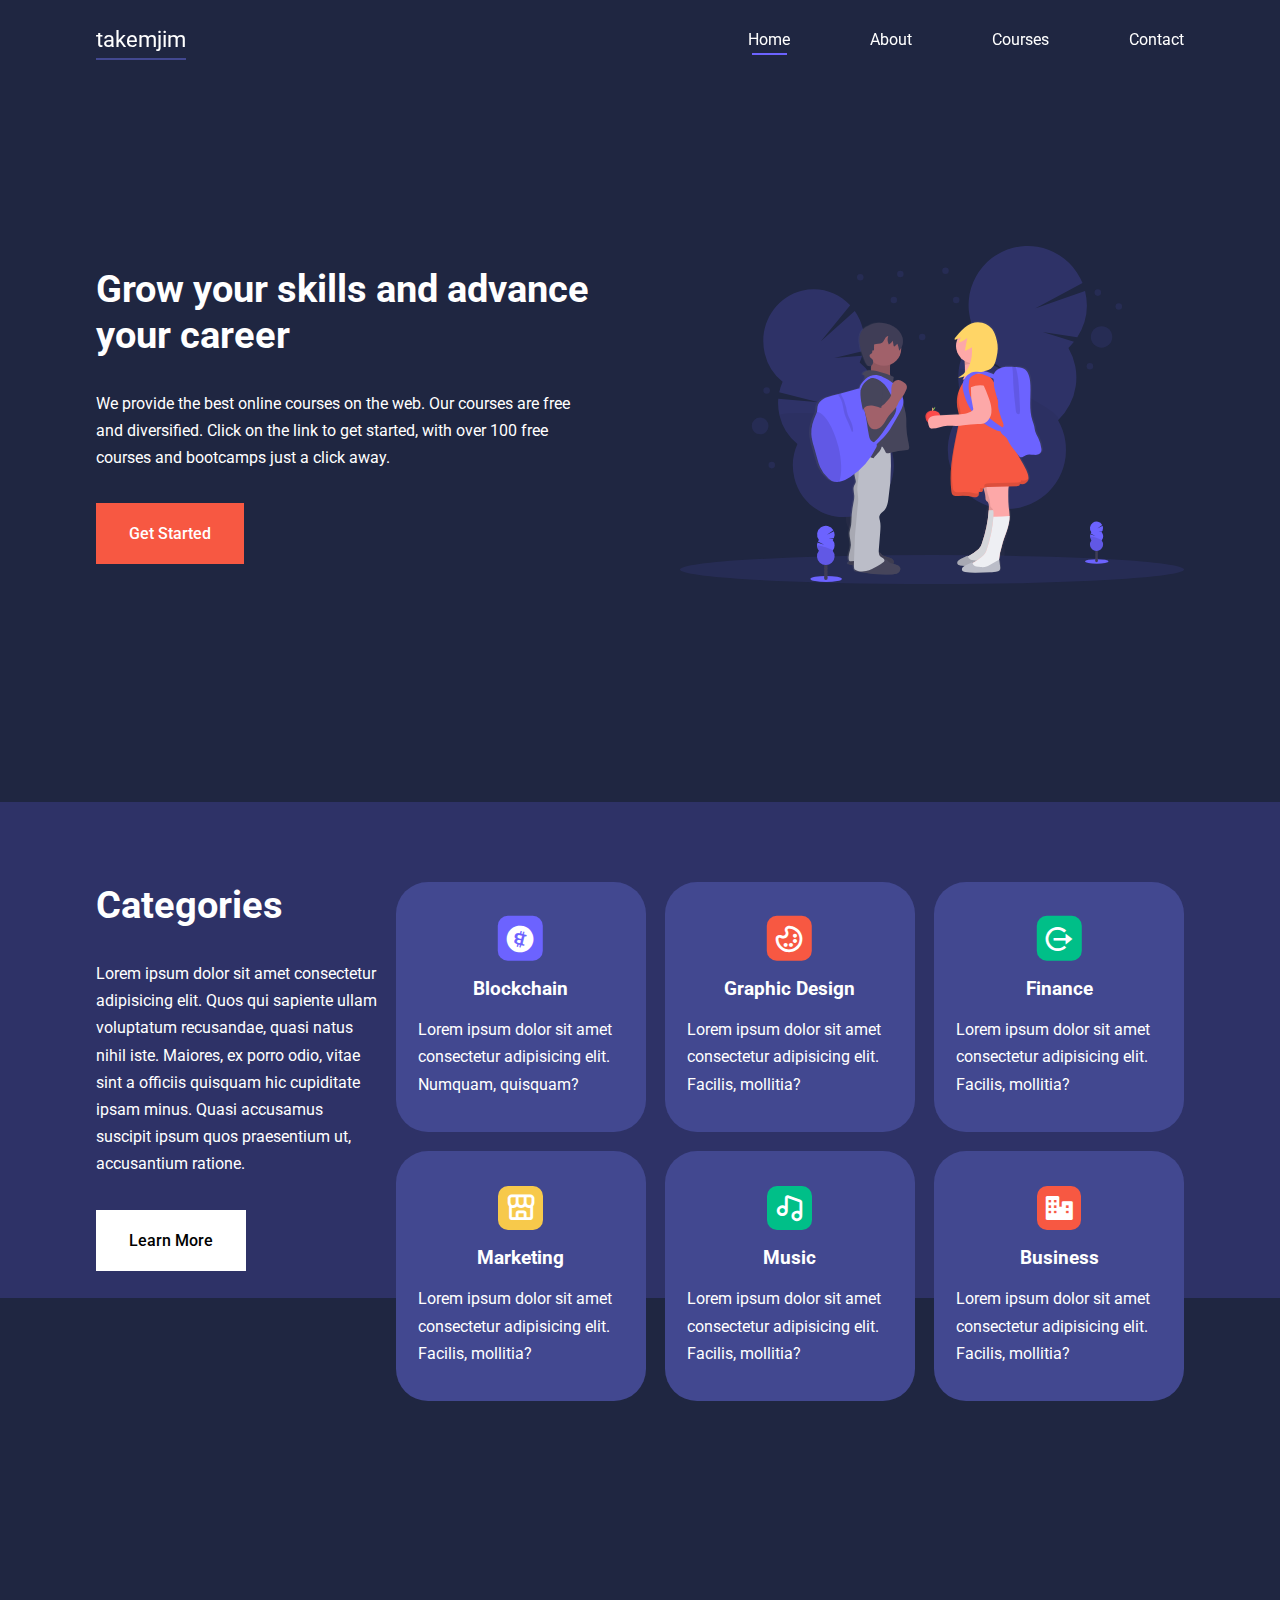
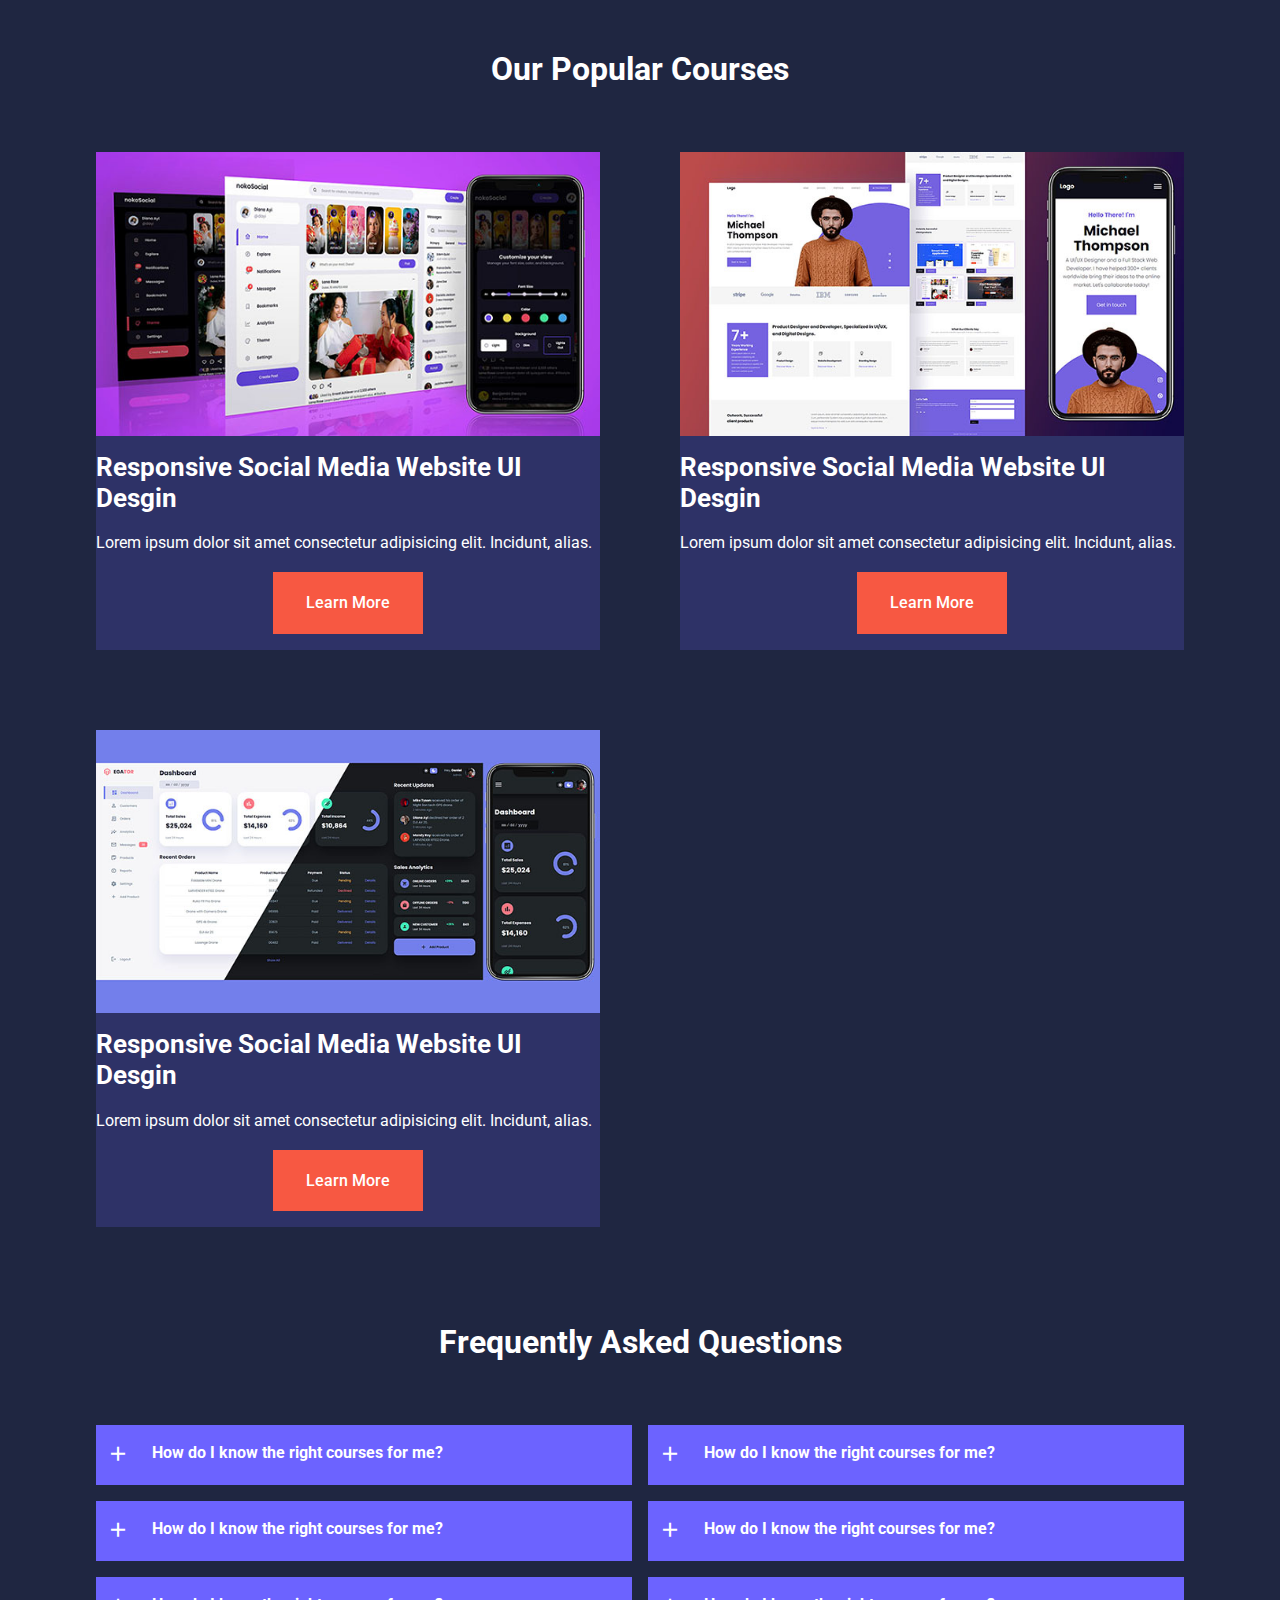
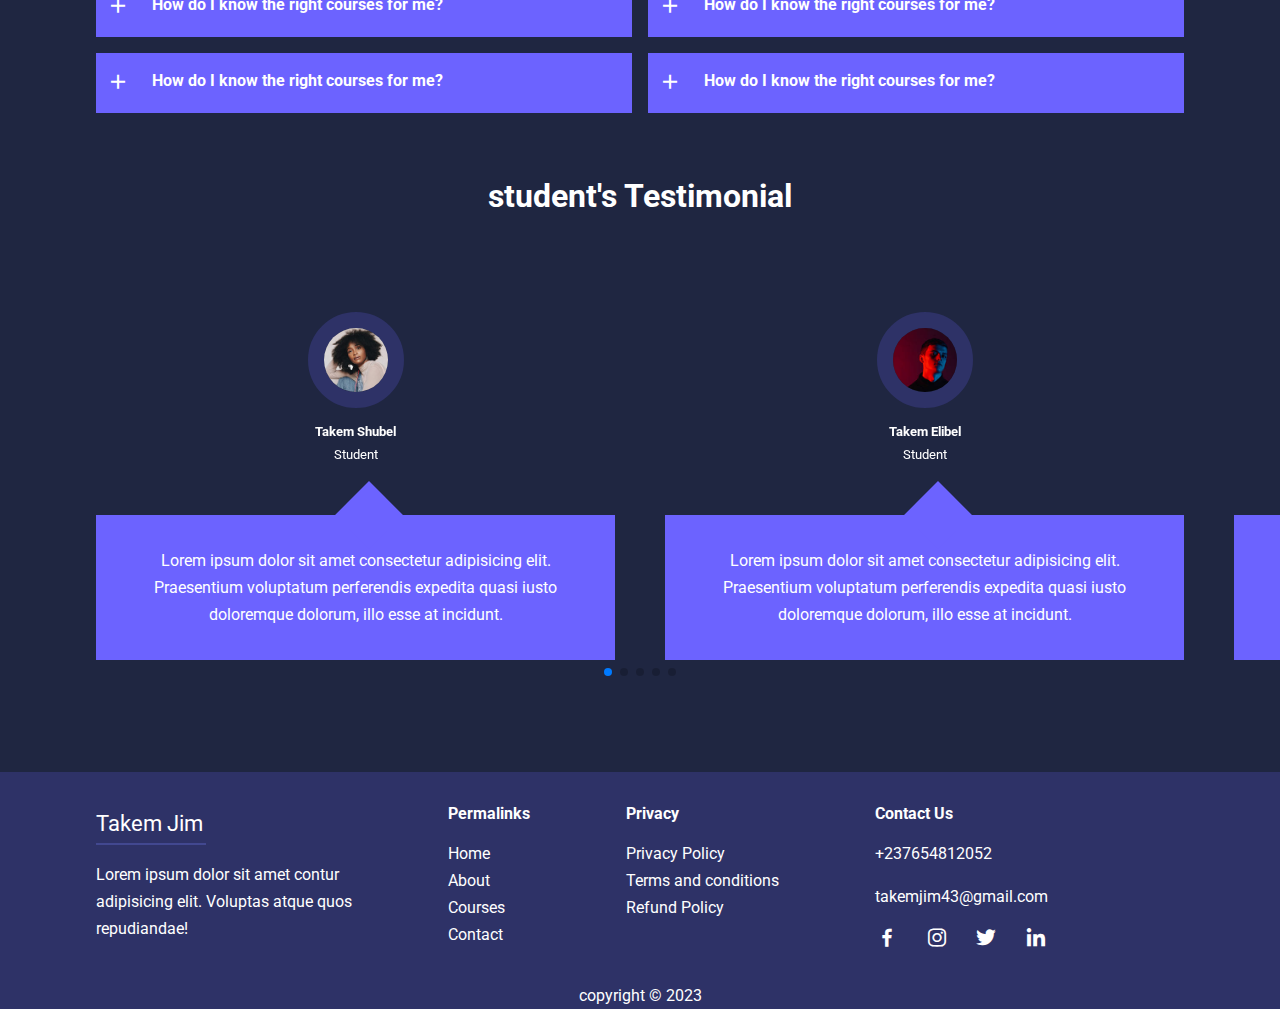
<file: index.html>
<!DOCTYPE html>
<html lang="en">
<head>
    <meta charset="UTF-8">
    <meta name="viewport" content="width=device-width, initial-scale=1.0">
    <title>Hello</title>
    <!-- css link -->
    <link rel="stylesheet" href="style.css">
    <!-- boxicons -->
    <link rel="stylesheet"
  href="https://unpkg.com/boxicons@latest/css/boxicons.min.css">
  <!-- google fonts -->
  <link rel="preconnect" href="https://fonts.googleapis.com">
<link rel="preconnect" href="https://fonts.gstatic.com" crossorigin>
<link href="https://fonts.googleapis.com/css2?family=Roboto:wght@300;400;500;700;900&display=swap" rel="stylesheet">
<!-- swiper js link -->
<link
  rel="stylesheet"
  href="https://cdn.jsdelivr.net/npm/swiper@10/swiper-bundle.min.css"
/>
</head>
<body>
    <!-- header starts -->
    <header class="container header__container">
        <a href="index.html" class="logo">takemjim</a>
        <nav class="nav">
            <ul>
                <li class="active"><a href="index.html">Home</a></li>
                <li><a href="about.html">About</a></li>
                <li><a href="courses.html">Courses</a></li>
                <li><a href="contact.html">Contact</a></li>
                <button class="close"><i class='bx bx-x'></i></button>
            </ul>
        </nav>
        <button class="nav_button"><i class='bx bx-menu'></i></button>
    </header>
    <!-- section 1 -->
    <section class="container section-1">
        <div class="even_container">
            <div class="even_columns">
                <h1>Grow your skills and advance your career</h1>
                <p>We provide the best online courses on the web. Our courses are free and diversified. Click on the link to get started, with over 100 free courses and bootcamps just a click away.</p>
                <a href="courses.html" class="btn btn-primary">Get Started</a>
            </div>
            <div class="even_columns"><img src="./images/header.svg" alt=""></div>
        </div>
    </section>
    <!-- categories section -->
    <section class="container section_2">
        <div class="even_container">
            <div class="even_columns column1">
                <h1>Categories</h1>
            <p>Lorem ipsum dolor sit amet consectetur adipisicing elit. Quos qui sapiente ullam voluptatum recusandae, quasi natus nihil iste. Maiores, ex porro odio, vitae sint a officiis quisquam hic cupiditate ipsam minus. Quasi accusamus suscipit ipsum quos praesentium ut, accusantium ratione.</p>
        <a href="#" class="btn">Learn More</a>
    </div>
            <div class="even_columns categories_grid">
<div>
    <i class='bx bxl-bitcoin bx-rotate-180'></i>
    <h2>Blockchain</h2>
    <p>Lorem ipsum dolor sit amet consectetur adipisicing elit. Numquam, quisquam?
    </p>
</div>
<div>
    <i class='bx bx-palette bx-rotate-180' ></i>
    <h2>Graphic Design</h2>
    <p>Lorem ipsum dolor sit amet consectetur adipisicing elit. Facilis, mollitia?</p>
</div>
<div>
    <i class='bx bx-log-out-circle bx-rotate-180' ></i>
    <h2>Finance</h2>
    <p>Lorem ipsum dolor sit amet consectetur adipisicing elit. Facilis, mollitia?</p>
</div>
<div>
    <i class='bx bx-store-alt' ></i>
    <h2>Marketing</h2>
    <p>Lorem ipsum dolor sit amet consectetur adipisicing elit. Facilis, mollitia?</p>
</div>
<div>
    <i class='bx bx-music' ></i>
    <h2>Music</h2>
    <p>Lorem ipsum dolor sit amet consectetur adipisicing elit. Facilis, mollitia?</p>
</div>
<div>
    <i class='bx bxs-business' ></i>
    <h2>Business</h2>
    <p>Lorem ipsum dolor sit amet consectetur adipisicing elit. Facilis, mollitia?</p>
</div>
            </div>
        </div>
    </section>
    <!-- section 3 -->
    <section class="container section-3">
        <h2>Our Popular Courses</h2>
        <div class="even_container">
            <div class="even-columns">
                <div><img src="./images/course1.jpg" alt=""></div>
                <h3>Responsive Social Media Website UI Desgin</h3>
                <p>Lorem ipsum dolor sit amet consectetur adipisicing elit. Incidunt, alias.</p>
                <a href="courses.html" class="btn btn-primary">Learn More</a>
            </div>
            <div class="even-columns">
                <div><img src="./images/course2.jpg" alt=""></div>
                <h3>Responsive Social Media Website UI Desgin</h3>
                <p>Lorem ipsum dolor sit amet consectetur adipisicing elit. Incidunt, alias.</p>
                <a href="courses.html" class="btn btn-primary">Learn More</a>
            </div>
            <div class="even-columns">
                <div><img src="./images/course3.jpg" alt=""></div>
                <h3>Responsive Social Media Website UI Desgin</h3>
                <p>Lorem ipsum dolor sit amet consectetur adipisicing elit. Incidunt, alias.</p>
                <a href="courses.html" class="btn btn-primary">Learn More</a>
            </div>
        </div>
    </section>

    <!-- section 4 -->
    <section class="faqs container">
        <h2>Frequently Asked Questions</h2>
        <div class="faqs__container">
            <article class="faq">
                <div class="faq__icon"><i class='bx bx-plus bx-rotate-180' ></i></div>
                <div class="question__answer"><h4>How do I know the right courses for me?</h4><p>Lorem ipsum dolor sit amet consectetur adipisicing elit. Ipsa provident sint molestias iste reprehenderit veniam, velit autem impedit mollitia ullam. Molestias veniam dignissimos delectus consequuntur iste possimus, velit qui accusamus.</p></div>
            </article>
            <article class="faq">
                <div class="faq__icon"><i class='bx bx-plus bx-rotate-180' ></i></div>
                <div class="question__answer"><h4>How do I know the right courses for me?</h4><p>Lorem ipsum dolor sit amet consectetur adipisicing elit. Ipsa provident sint molestias iste reprehenderit veniam, velit autem impedit mollitia ullam. Molestias veniam dignissimos delectus consequuntur iste possimus, velit qui accusamus.</p></div>
            </article>
            <article class="faq">
                <div class="faq__icon"><i class='bx bx-plus bx-rotate-180' ></i></div>
                <div class="question__answer"><h4>How do I know the right courses for me?</h4><p>Lorem ipsum dolor sit amet consectetur adipisicing elit. Ipsa provident sint molestias iste reprehenderit veniam, velit autem impedit mollitia ullam. Molestias veniam dignissimos delectus consequuntur iste possimus, velit qui accusamus.</p></div>
            </article>
            <article class="faq">
                <div class="faq__icon"><i class='bx bx-plus bx-rotate-180' ></i></div>
                <div class="question__answer"><h4>How do I know the right courses for me?</h4><p>Lorem ipsum dolor sit amet consectetur adipisicing elit. Ipsa provident sint molestias iste reprehenderit veniam, velit autem impedit mollitia ullam. Molestias veniam dignissimos delectus consequuntur iste possimus, velit qui accusamus.</p></div>
            </article>
            <article class="faq">
                <div class="faq__icon"><i class='bx bx-plus bx-rotate-180' ></i></div>
                <div class="question__answer"><h4>How do I know the right courses for me?</h4><p>Lorem ipsum dolor sit amet consectetur adipisicing elit. Ipsa provident sint molestias iste reprehenderit veniam, velit autem impedit mollitia ullam. Molestias veniam dignissimos delectus consequuntur iste possimus, velit qui accusamus.</p></div>
            </article>
            <article class="faq">
                <div class="faq__icon"><i class='bx bx-plus bx-rotate-180' ></i></div>
                <div class="question__answer"><h4>How do I know the right courses for me?</h4><p>Lorem ipsum dolor sit amet consectetur adipisicing elit. Ipsa provident sint molestias iste reprehenderit veniam, velit autem impedit mollitia ullam. Molestias veniam dignissimos delectus consequuntur iste possimus, velit qui accusamus.</p></div>
            </article>
            <article class="faq">
                <div class="faq__icon"><i class='bx bx-plus bx-rotate-180' ></i></div>
                <div class="question__answer"><h4>How do I know the right courses for me?</h4><p>Lorem ipsum dolor sit amet consectetur adipisicing elit. Ipsa provident sint molestias iste reprehenderit veniam, velit autem impedit mollitia ullam. Molestias veniam dignissimos delectus consequuntur iste possimus, velit qui accusamus.</p></div>
            </article>
            <article class="faq">
                <div class="faq__icon"><i class='bx bx-plus bx-rotate-180' ></i></div>
                <div class="question__answer"><h4>How do I know the right courses for me?</h4><p>Lorem ipsum dolor sit amet consectetur adipisicing elit. Ipsa provident sint molestias iste reprehenderit veniam, velit autem impedit mollitia ullam. Molestias veniam dignissimos delectus consequuntur iste possimus, velit qui accusamus.</p></div>
            </article>
        </div>
    </section>

    <!-- section testimonial -->
<section class="container testimonials__container mySwiper">
    <h2>student's Testimonial</h2>
    <div class="swiper-wrapper">
        <article class="testimonial swiper-slide">
        <div class="avatar">
            <img src="./images/avatar1.jpg" alt="">
        </div>
            <div class="testimonial__info">
                <h5>Takem Shubel</h5>
                <small>Student</small>
            </div>
            <div class="testimonial__body">
                <p>Lorem ipsum dolor sit amet consectetur adipisicing elit. Praesentium voluptatum perferendis expedita quasi iusto doloremque dolorum, illo esse at incidunt.</p>
            </div>
        </article>
        <article class="testimonial swiper-slide">
            <div class="avatar">
                <img src="./images/avatar2.jpg" alt=""></div>
                <div class="testimonial__info">
                    <h5>Takem Elibel</h5>
                    <small>Student</small>
                </div><div class="testimonial__body"><p>Lorem ipsum dolor sit amet consectetur adipisicing elit. Praesentium voluptatum perferendis expedita quasi iusto doloremque dolorum, illo esse at incidunt.</p></div>
            </article>
            <article class="testimonial swiper-slide">
                <div class="avatar">
                    <img src="./images/avatar3.jpg" alt=""></div>
                    <div class="testimonial__info">
                        <h5>Takem Jim</h5>
                        <small>Student</small>
                    </div><div class="testimonial__body"><p>Lorem ipsum dolor sit amet consectetur adipisicing elit. Praesentium voluptatum perferendis expedita quasi iusto doloremque dolorum, illo esse at incidunt.</p></div>
                </article>
                <article class="testimonial swiper-slide">
                    <div class="avatar">
                        <img src="./images/avatar4.jpg" alt=""></div>
                        <div class="testimonial__info">
                            <h5>Takem Majabel</h5>
                            <small>Student</small>
                        </div><div class="testimonial__body"><p>Lorem ipsum dolor sit amet consectetur adipisicing elit. Praesentium voluptatum perferendis expedita quasi iusto doloremque dolorum, illo esse at incidunt.</p></div>
                    </article>
                    <article class="testimonial swiper-slide">
                        <div class="avatar">
                            <img src="./images/avatar5.jpg" alt=""></div>
                            <div class="testimonial__info">
                                <h5>Takem Fidel</h5>
                                <small>Student</small>
                            </div><div class="testimonial__body"><p>Lorem ipsum dolor sit amet consectetur adipisicing elit. Praesentium voluptatum perferendis expedita quasi iusto doloremque dolorum, illo esse at incidunt.</p></div>
                        </article>
                        <article class="testimonial swiper-slide">
                            <div class="avatar">
                                <img src="./images/avatar6.jpg" alt=""></div>
                                <div class="testimonial__info">
                                    <h5>Takem Martha</h5>
                                    <small>Student</small>
                                </div><div class="testimonial__body"><p>Lorem ipsum dolor sit amet consectetur adipisicing elit. Praesentium voluptatum perferendis expedita quasi iusto doloremque dolorum, illo esse at incidunt.</p></div>
                            </article>
    </div>    <div class="swiper-pagination"></div>
</section>

<!-- footer -->
<footer class="container">
<div><a href="index.html" class="logo">Takem Jim</a>
<p>Lorem ipsum dolor sit amet contur <br> adipisicing elit. Voluptas atque quos <br> repudiandae!</p></div>
<div><h4>Permalinks</h4>
<nav>
    <ul>
        <li><a href="index.html">Home</a></li>
                <li><a href="about.html">About</a></li>
                <li><a href="courses.html">Courses</a></li>
                <li><a href="contact.html">Contact</a></li>
    </ul>
</nav>
</div>
<div><h4>Privacy</h4><ul>
    <li><a href="">Privacy Policy</a></li>
    <li><a href="">Terms and conditions</a></li>
    <li><a href="">Refund Policy</a></li>
</ul></div>

<div><h4>Contact Us</h4>
<p>+237654812052</p>
<p>takemjim43@gmail.com</p>
<div class="socials">
    <i class='bx bxl-facebook'></i>
    <i class='bx bxl-instagram' ></i>
    <i class='bx bxl-twitter' ></i>
    <i class='bx bxl-linkedin' ></i>
</div>
</div>
</footer>
<p class="copy">copyright &copy 2023</p>


    <!-- js link -->
    <script src="index.js"></script>
    <!-- swiper js -->
    <script src="https://cdn.jsdelivr.net/npm/swiper@10/swiper-bundle.min.js"></script>
    <script>
        var swiper = new Swiper(".mySwiper", {
          slidesPerView: 1,
          spaceBetween: 50,
          pagination: {
            el: ".swiper-pagination",
            clickable: true,
          },
        //   below 600px
        breakpoints: {
            600: {
            slidesPerView: 2
        }
        }
        });
      </script>
</body>
</html>
</file>
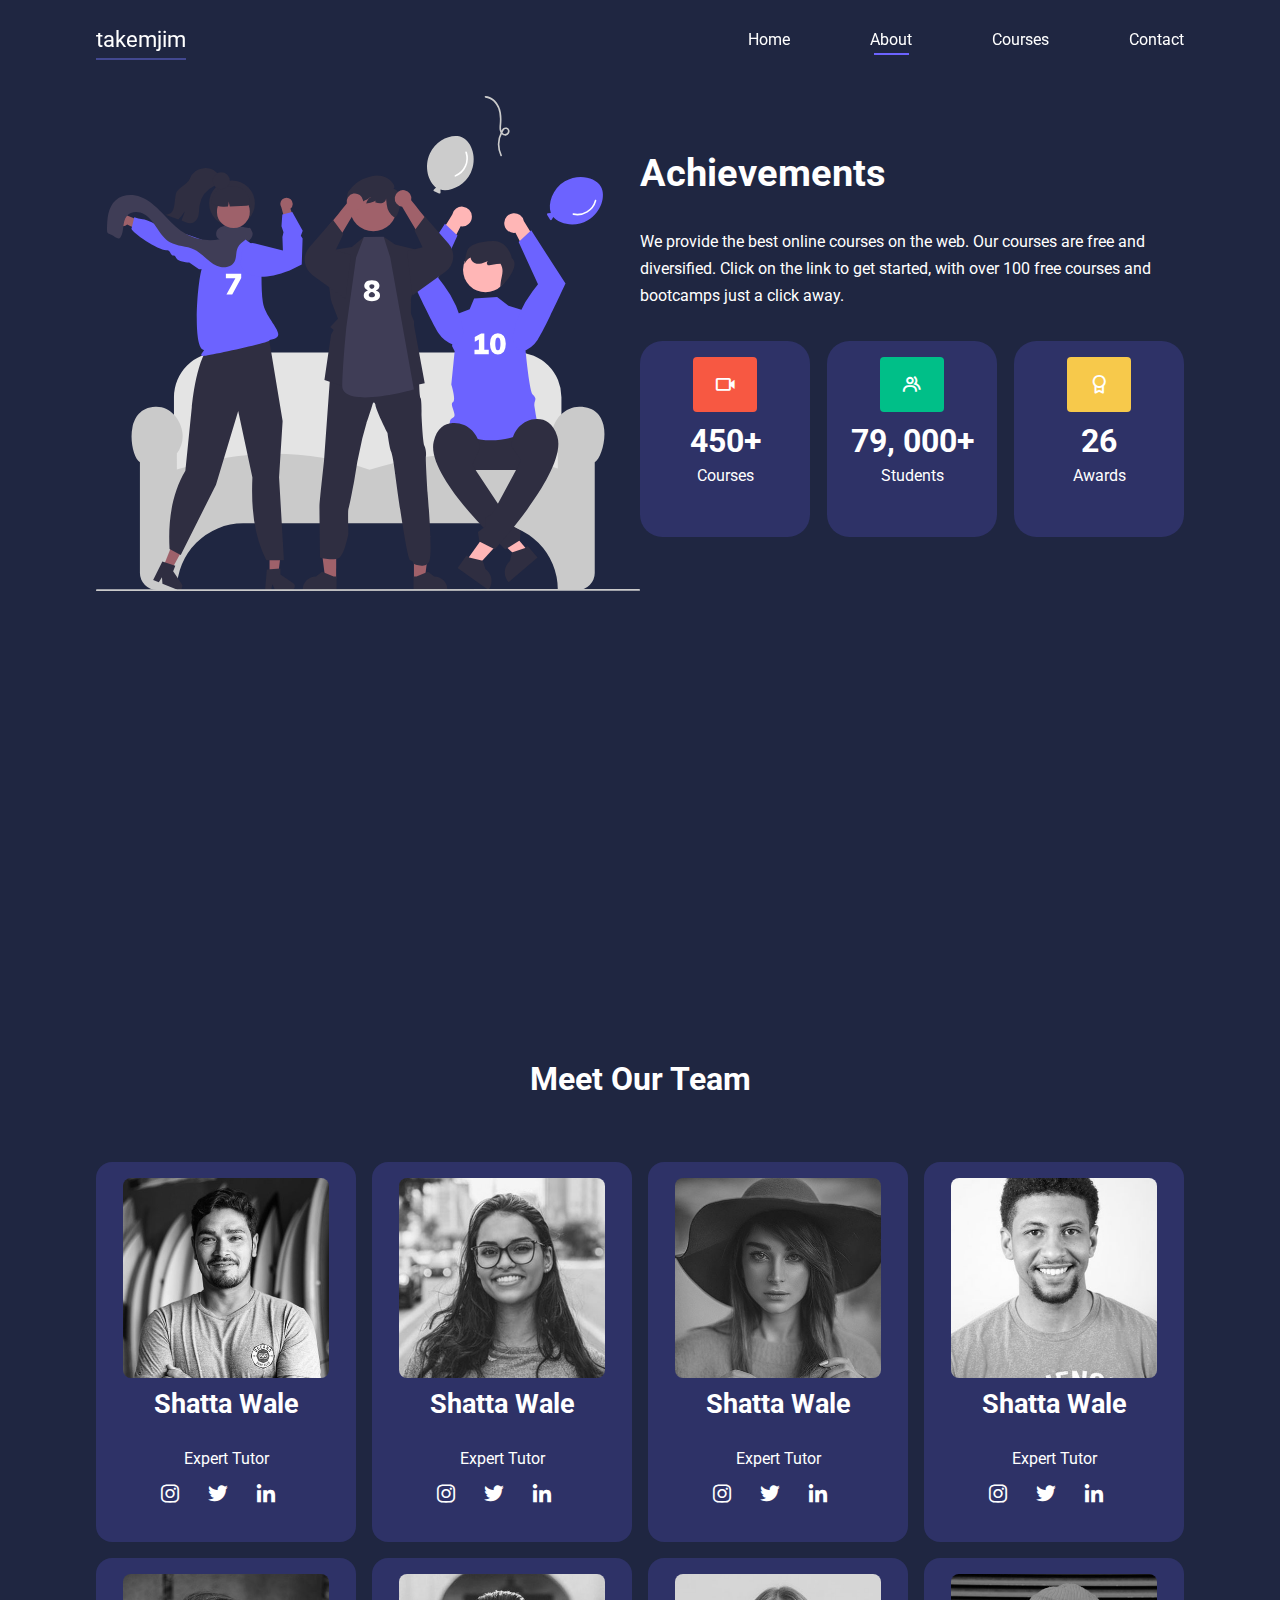
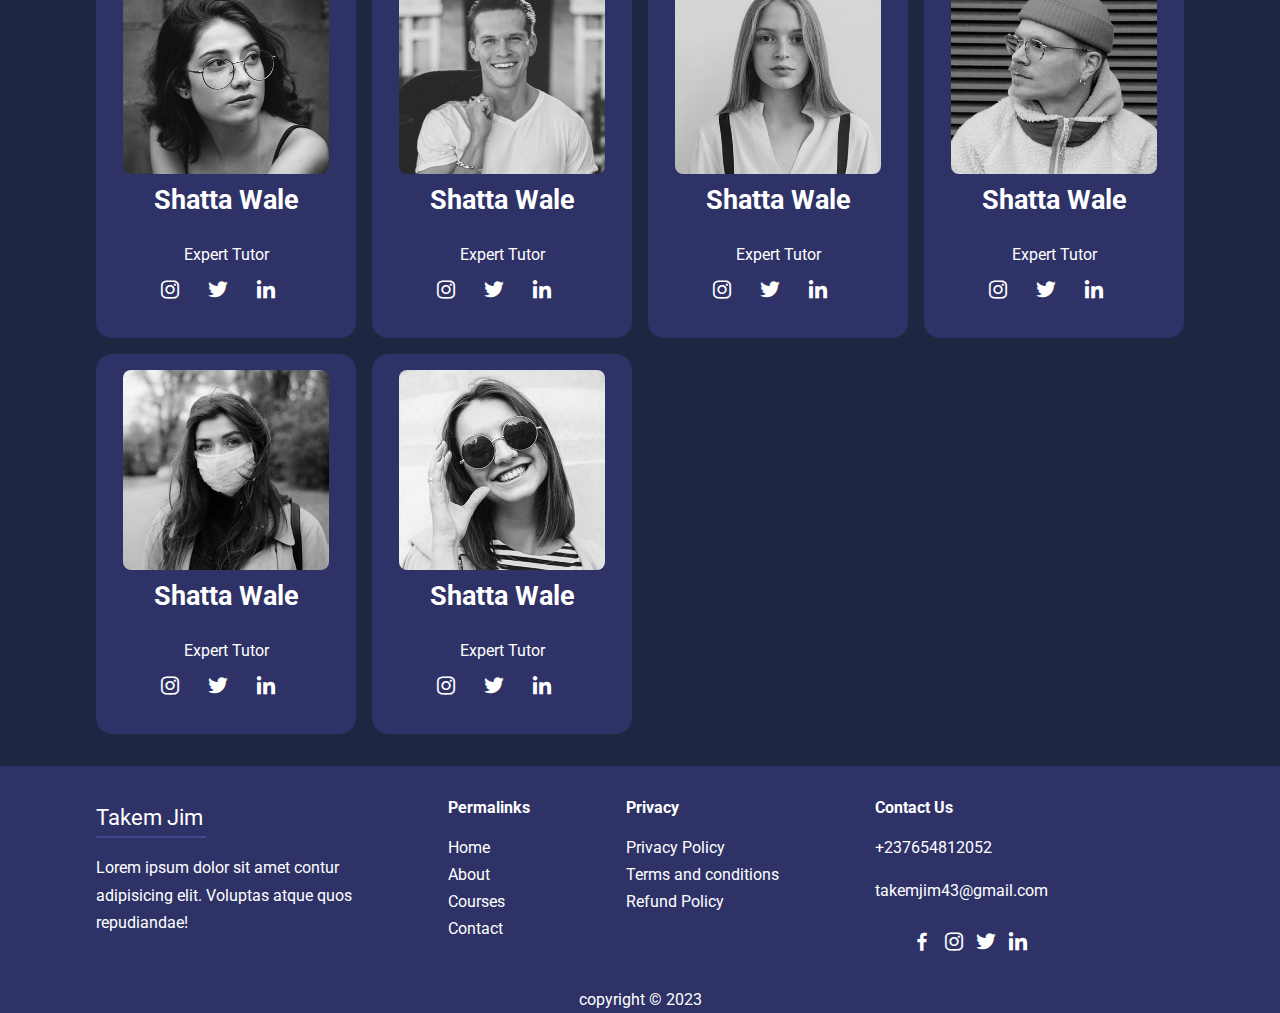
<file: about.html>
<!DOCTYPE html>
<html lang="en">
<head>
    <meta charset="UTF-8">
    <meta name="viewport" content="width=device-width, initial-scale=1.0">
    <title>Hello</title>
    <!-- css link -->
    <link rel="stylesheet" href="style.css">
    <!-- boxicons -->
    <link rel="stylesheet"
  href="https://unpkg.com/boxicons@latest/css/boxicons.min.css">
  <!-- google fonts -->
  <link rel="preconnect" href="https://fonts.googleapis.com">
<link rel="preconnect" href="https://fonts.gstatic.com" crossorigin>
<link href="https://fonts.googleapis.com/css2?family=Roboto:wght@300;400;500;700;900&display=swap" rel="stylesheet">
<!-- about css -->
<link rel="stylesheet" href="./css/about.css">
</head>
<body>
    <!-- header starts -->
    <header class="container header__container">
        <a href="index.html" class="logo">takemjim</a>
        <nav class="nav">
            <ul>
                <li><a href="index.html">Home</a></li>
                <li class="active"><a href="about.html">About</a></li>
                <li><a href="courses.html">Courses</a></li>
                <li><a href="contact.html">Contact</a></li>
                <button class="close"><i class='bx bx-x'></i></button>
            </ul>
        </nav>
        <button class="nav_button"><i class='bx bx-menu'></i></button>
    </header>
    <!-- section 1 -->
    <section class="container section-1-achievement">
        <div class="grid-1">
            <div class="grid-column"><img src="./images/about achievements.svg" alt=""></div>
            <div class="grid-column">
                <h1>Achievements</h1>
                <p>We provide the best online courses on the web. Our courses are free and diversified. Click on the link to get started, with over 100 free courses and bootcamps just a click away.</p>
<div class="achievement-columns">
    <div>
        <i class='bx bx-video'></i>
        <h2>450+</h2>
        <p>Courses</p>
    </div>
    <div>
        <i class='bx bx-group' ></i>
        <h2>79, 000+</h2>
        <p>Students</p>
    </div>
    <div>
        <i class='bx bx-award' ></i>
        <h2>26</h2>
        <p>Awards</p>
    </div>
</div>
            </div>
        </div>
    </section>

    <!-- section 2 teachers/tutors -->
    <section class="section-tutors container">
<h2>Meet Our Team</h2>
<div class="tutor-container">
    <div class="tutor-column">
    <div><img src="./images/tm1.jpg" alt=""></div>
    <h2>Shatta Wale</h2>
    <p>Expert Tutor</p>
    <div class="socials">
        <i class='bx bxl-instagram' ></i>
        <i class='bx bxl-twitter' ></i>
        <i class='bx bxl-linkedin' ></i>
    </div>
</div>
<div class="tutor-column">
    <div><img src="./images/tm2.jpg" alt=""></div>
    <h2>Shatta Wale</h2>
    <p>Expert Tutor</p>
    <div class="socials">
        <i class='bx bxl-instagram' ></i>
        <i class='bx bxl-twitter' ></i>
        <i class='bx bxl-linkedin' ></i>
    </div>
</div>
<div class="tutor-column">
    <div><img src="./images/tm3.jpg" alt=""></div>
    <h2>Shatta Wale</h2>
    <p>Expert Tutor</p>
    <div class="socials">
        <i class='bx bxl-instagram' ></i>
        <i class='bx bxl-twitter' ></i>
        <i class='bx bxl-linkedin' ></i>
    </div>
</div>
<div class="tutor-column">
    <div><img src="./images/tm4.jpg" alt=""></div>
    <h2>Shatta Wale</h2>
    <p>Expert Tutor</p>
    <div class="socials">
        <i class='bx bxl-instagram' ></i>
        <i class='bx bxl-twitter' ></i>
        <i class='bx bxl-linkedin' ></i>
    </div>
</div>
<div class="tutor-column">
    <div><img src="./images/tm5.jpg" alt=""></div>
    <h2>Shatta Wale</h2>
    <p>Expert Tutor</p>
    <div class="socials">
        <i class='bx bxl-instagram' ></i>
        <i class='bx bxl-twitter' ></i>
        <i class='bx bxl-linkedin' ></i>
    </div>
</div>
<div class="tutor-column">
    <div><img src="./images/tm6.jpg" alt=""></div>
    <h2>Shatta Wale</h2>
    <p>Expert Tutor</p>
    <div class="socials">
        <i class='bx bxl-instagram' ></i>
        <i class='bx bxl-twitter' ></i>
        <i class='bx bxl-linkedin' ></i>
    </div>
</div>
<div class="tutor-column">
    <div><img src="./images/tm7.jpg" alt=""></div>
    <h2>Shatta Wale</h2>
    <p>Expert Tutor</p>
    <div class="socials">
        <i class='bx bxl-instagram' ></i>
        <i class='bx bxl-twitter' ></i>
        <i class='bx bxl-linkedin' ></i>
    </div>
</div>
<div class="tutor-column">
    <div><img src="./images/tm8.jpg" alt=""></div>
    <h2>Shatta Wale</h2>
    <p>Expert Tutor</p>
    <div class="socials">
        <i class='bx bxl-instagram' ></i>
        <i class='bx bxl-twitter' ></i>
        <i class='bx bxl-linkedin' ></i>
    </div>
</div>
<div class="tutor-column">
    <div><img src="./images/tm9.jpg" alt=""></div>
    <h2>Shatta Wale</h2>
    <p>Expert Tutor</p>
    <div class="socials">
        <i class='bx bxl-instagram' ></i>
        <i class='bx bxl-twitter' ></i>
        <i class='bx bxl-linkedin' ></i>
    </div>
</div>
<div class="tutor-column">
    <div><img src="./images/tm10.jpg" alt=""></div>
    <h2>Shatta Wale</h2>
    <p>Expert Tutor</p>
    <div class="socials">
        <i class='bx bxl-instagram' ></i>
        <i class='bx bxl-twitter' ></i>
        <i class='bx bxl-linkedin' ></i>
    </div>
</div>
</div>
    </section>








<!-- footer -->
<footer class="container">
<div><a href="index.html" class="logo">Takem Jim</a>
<p>Lorem ipsum dolor sit amet contur <br> adipisicing elit. Voluptas atque quos <br> repudiandae!</p></div>
<div><h4>Permalinks</h4>
<nav>
    <ul>
        <li><a href="index.html">Home</a></li>
                <li><a href="about.html">About</a></li>
                <li><a href="courses.html">Courses</a></li>
                <li><a href="contact.html">Contact</a></li>
    </ul>
</nav>
</div>
<div><h4>Privacy</h4><ul>
    <li><a href="">Privacy Policy</a></li>
    <li><a href="">Terms and conditions</a></li>
    <li><a href="">Refund Policy</a></li>
</ul></div>

<div><h4>Contact Us</h4>
<p>+237654812052</p>
<p>takemjim43@gmail.com</p>
<div class="socials">
    <i class='bx bxl-facebook'></i>
    <i class='bx bxl-instagram' ></i>
    <i class='bx bxl-twitter' ></i>
    <i class='bx bxl-linkedin' ></i>
</div>
</div>
</footer>
<p class="copy">copyright &copy 2023</p>


    <!-- js link -->
    <script src="index.js"></script>
</body>
</html>
</file>
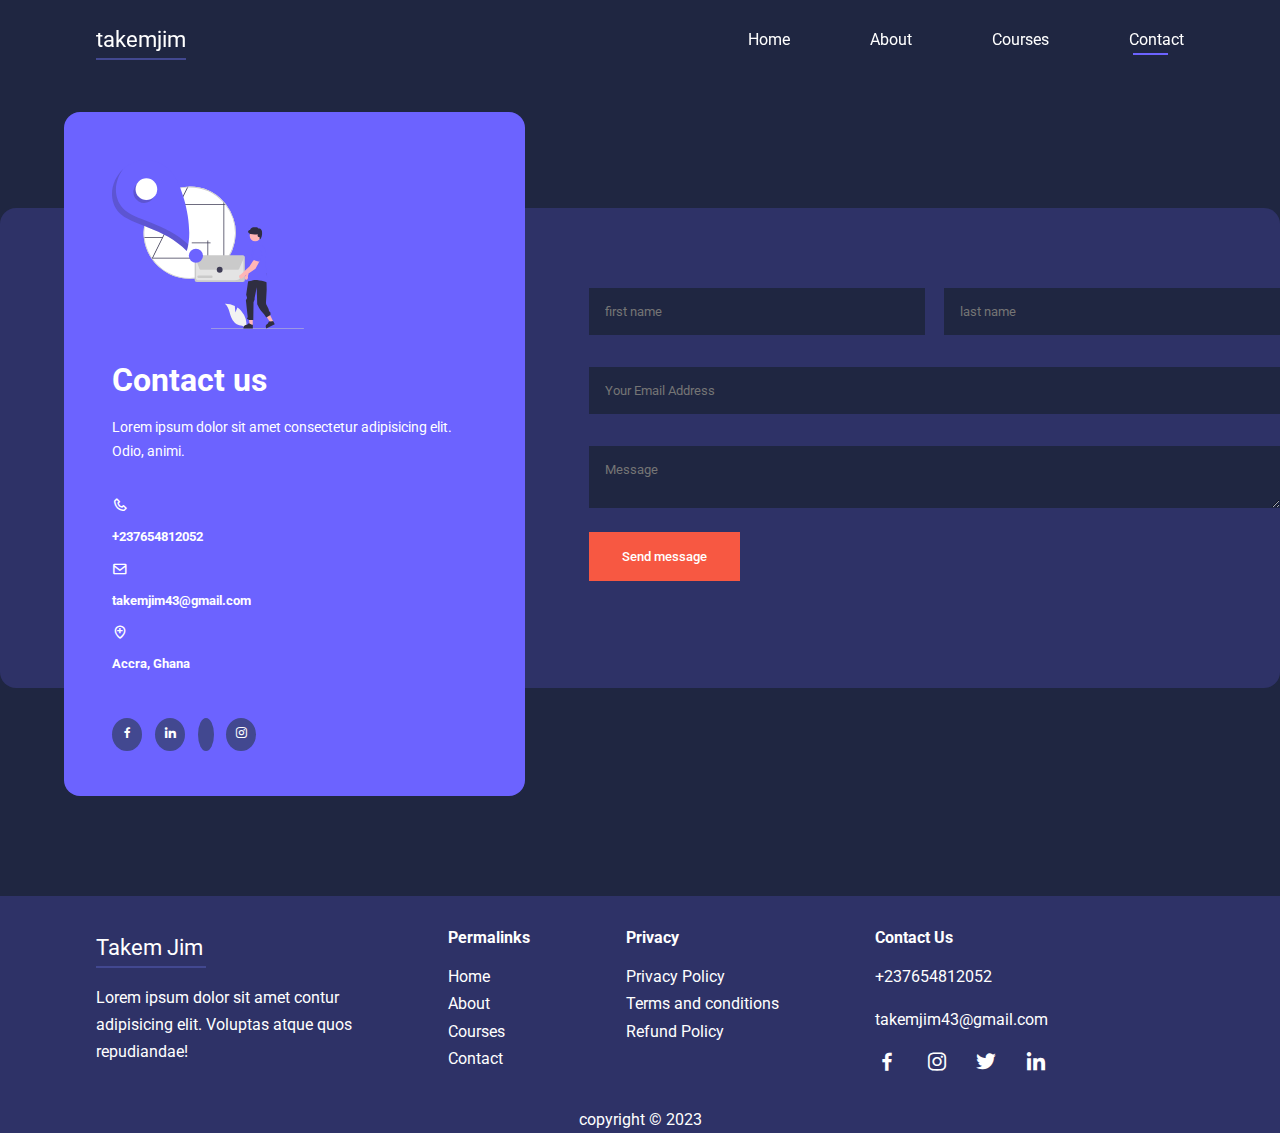
<file: contact.html>
<!DOCTYPE html>
<html lang="en">
<head>
    <meta charset="UTF-8">
    <meta name="viewport" content="width=device-width, initial-scale=1.0">
    <title>Hello</title>
    <!-- css link -->
    <link rel="stylesheet" href="style.css">
    <!-- boxicons -->
    <link rel="stylesheet"
  href="https://unpkg.com/boxicons@latest/css/boxicons.min.css">
  <!-- google fonts -->
  <link rel="preconnect" href="https://fonts.googleapis.com">
<link rel="preconnect" href="https://fonts.gstatic.com" crossorigin>
<link href="https://fonts.googleapis.com/css2?family=Roboto:wght@300;400;500;700;900&display=swap" rel="stylesheet">
<!-- swiper js link -->
<link
  rel="stylesheet"
  href="https://cdn.jsdelivr.net/npm/swiper@10/swiper-bundle.min.css"
/>
<!-- contact css link -->
<link rel="stylesheet" href="./css/contact.css">
</head>
<body>
    <!-- header starts -->
    <header class="container header__container">
        <a href="index.html" class="logo">takemjim</a>
        <nav class="nav">
            <ul>
                <li><a href="index.html">Home</a></li>
                <li><a href="about.html">About</a></li>
                <li><a href="courses.html">Courses</a></li>
                <li class="active"><a href="contact.html">Contact</a></li>
                <button class="close"><i class='bx bx-x'></i></button>
            </ul>
        </nav>
        <button class="nav_button"><i class='bx bx-menu'></i></button>
    </header>

<section class="contact">
    <div class="container contact__container">
        <aside class="contact__aside">
            <div class="aside__image"><img src="./images/contact.svg" alt=""></div>
            <h2>Contact us</h2>
            <p>Lorem ipsum dolor sit amet consectetur adipisicing elit. Odio, animi.</p>
            <ul class='contact__details'><li>
                <i class='bx bx-phone' ></i>
                <h5>+237654812052</h5>
            </li>
            <li>
                <i class='bx bx-envelope' ></i>
                <h5>takemjim43@gmail.com</h5>
            </li>
            <li>
                <i class='bx bx-location-plus' ></i>
                <h5>Accra, Ghana</h5>
            </li>
        </ul>
        <ul class="contact__socials">
            <li><a href=""><i class='bx bxl-facebook'></i></a></li>
            <li><a href=""><i class='bx bxl-linkedin' ></i></a></li>
            <li><a href=""><box-icon type='logo' name='twitter'></box-icon></a></li>
            <li><a href=""><i class='bx bxl-instagram'></i></a></li>
        </ul>
        </aside>

        <form action="">
            <div class="form__name">
                <input type="text" name="" id="" placeholder="first name" required>
                <input type="text" name="" id="" placeholder="last name" required>
            </div>
            <input type="email" name="" id="" placeholder="Your Email Address" required>
            <textarea name="" id="" placeholder="Message" required></textarea>
            <button class="btn btn-primary">Send message</button>
        </form>
    </div>
</section>








<!-- footer -->
<footer class="container">
<div><a href="index.html" class="logo">Takem Jim</a>
<p>Lorem ipsum dolor sit amet contur <br> adipisicing elit. Voluptas atque quos <br> repudiandae!</p></div>
<div><h4>Permalinks</h4>
<nav>
    <ul>
        <li><a href="index.html">Home</a></li>
                <li><a href="about.html">About</a></li>
                <li><a href="courses.html">Courses</a></li>
                <li><a href="contact.html">Contact</a></li>
    </ul>
</nav>
</div>
<div><h4>Privacy</h4><ul>
    <li><a href="">Privacy Policy</a></li>
    <li><a href="">Terms and conditions</a></li>
    <li><a href="">Refund Policy</a></li>
</ul></div>

<div><h4>Contact Us</h4>
<p>+237654812052</p>
<p>takemjim43@gmail.com</p>
<div class="socials">
    <i class='bx bxl-facebook'></i>
    <i class='bx bxl-instagram' ></i>
    <i class='bx bxl-twitter' ></i>
    <i class='bx bxl-linkedin' ></i>
</div>
</div>
</footer>
<p class="copy">copyright &copy 2023</p>
</html>

<!-- js link -->
<script src="index.js"></script>
</file>
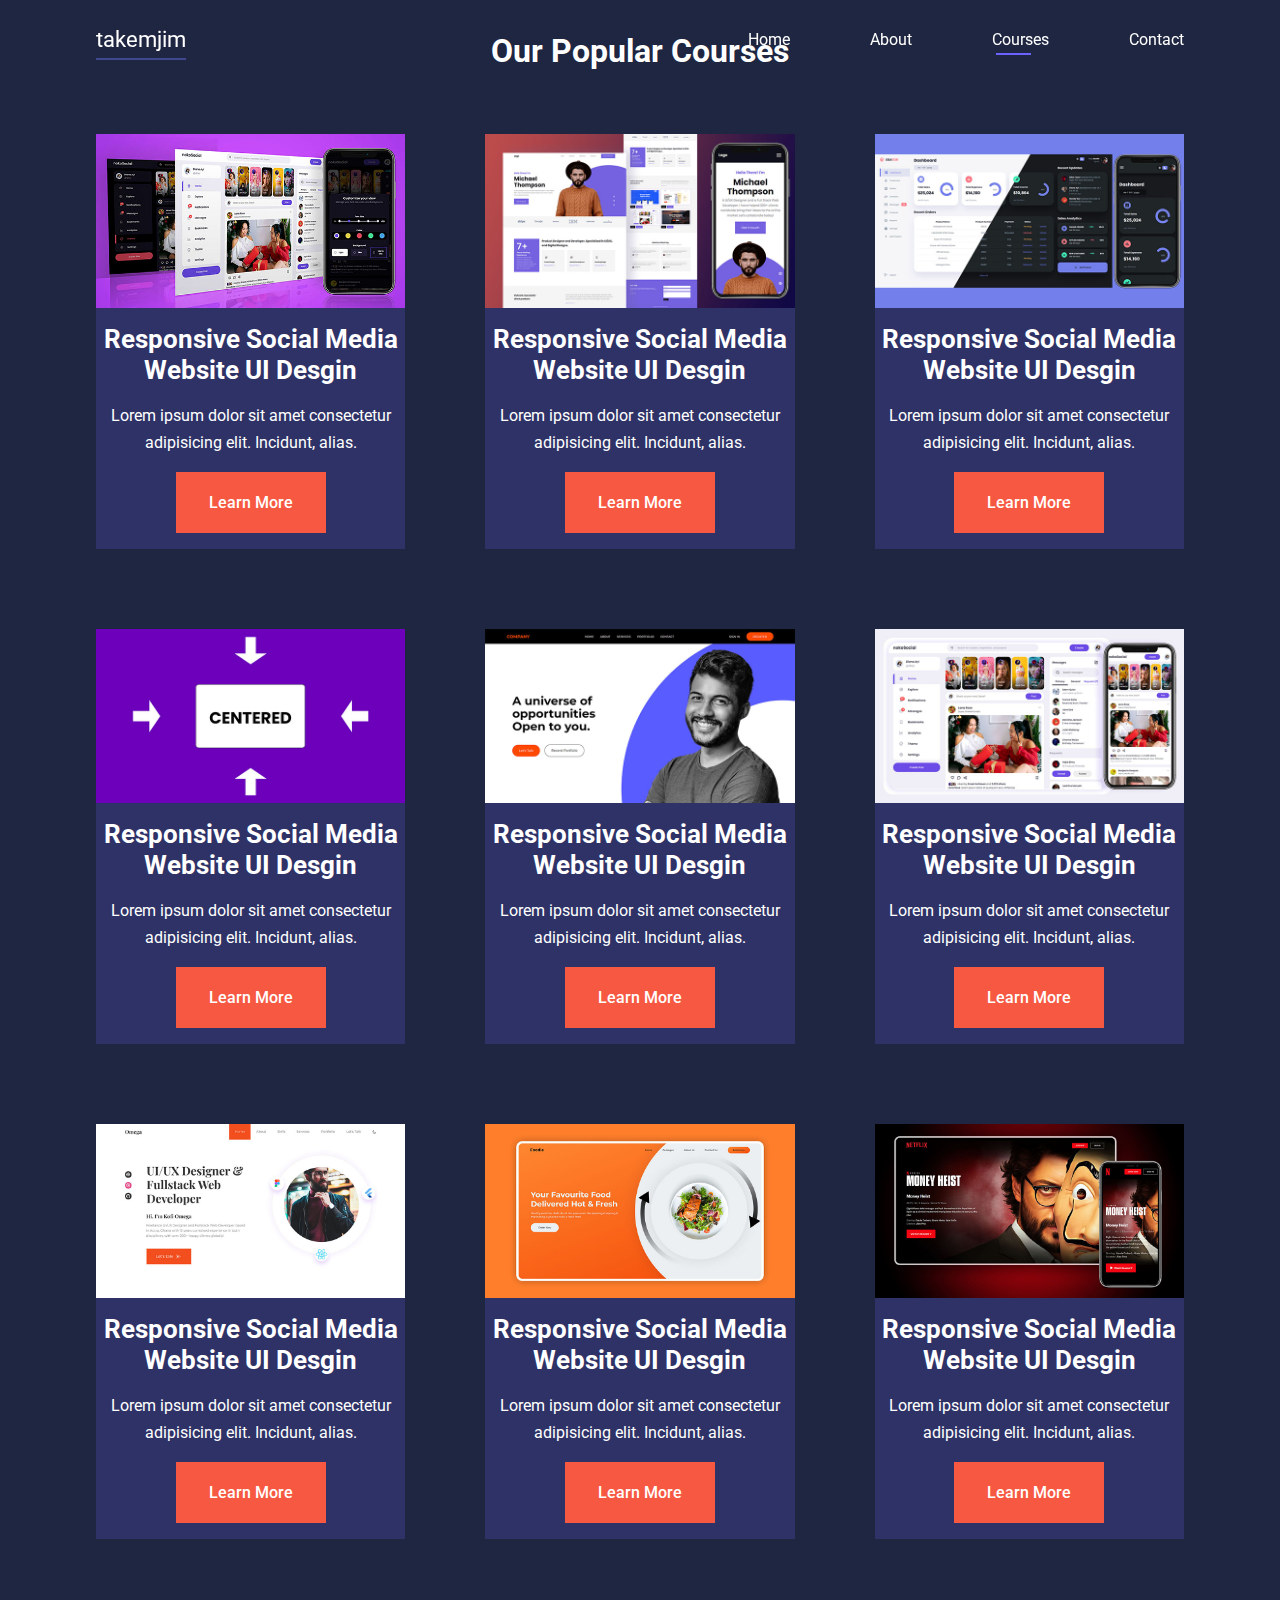
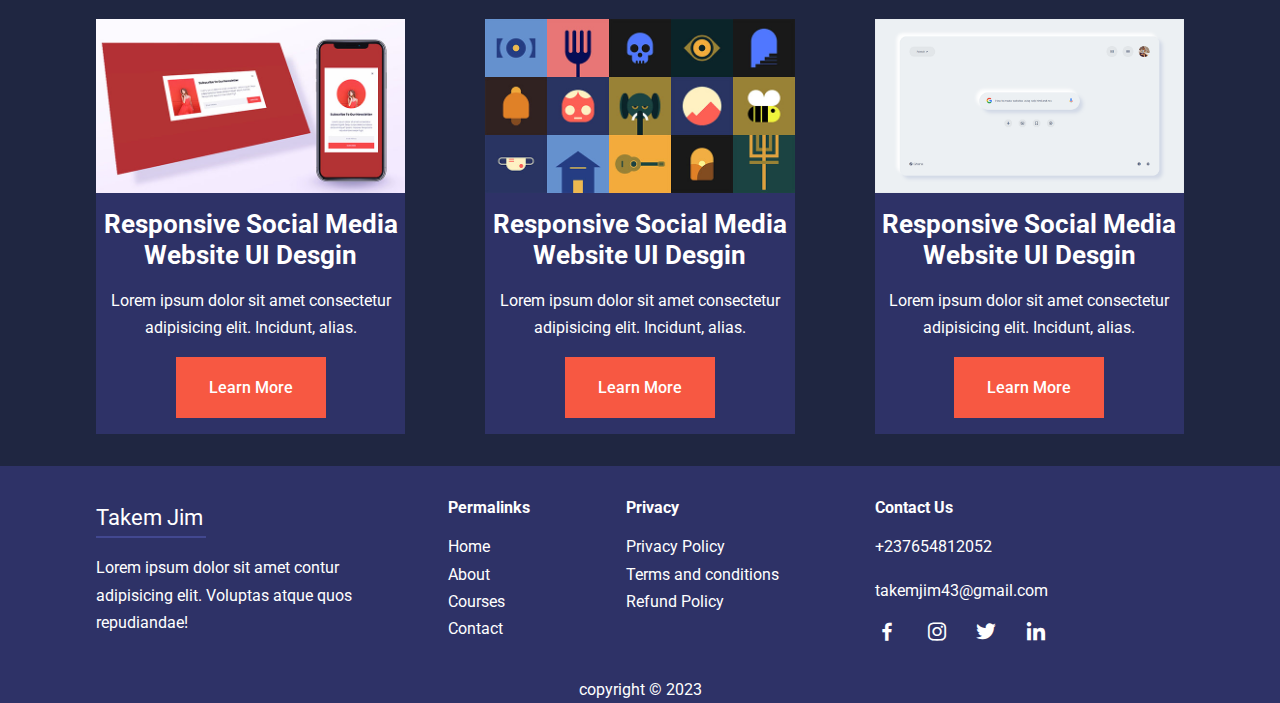
<file: courses.html>
<!DOCTYPE html>
<html lang="en">
<head>
    <meta charset="UTF-8">
    <meta name="viewport" content="width=device-width, initial-scale=1.0">
    <title>Hello</title>
    <!-- css link -->
    <link rel="stylesheet" href="style.css">
    <!-- boxicons -->
    <link rel="stylesheet"
  href="https://unpkg.com/boxicons@latest/css/boxicons.min.css">
  <!-- google fonts -->
  <link rel="preconnect" href="https://fonts.googleapis.com">
<link rel="preconnect" href="https://fonts.gstatic.com" crossorigin>
<link href="https://fonts.googleapis.com/css2?family=Roboto:wght@300;400;500;700;900&display=swap" rel="stylesheet">
<!-- swiper js link -->
<link
  rel="stylesheet"
  href="https://cdn.jsdelivr.net/npm/swiper@10/swiper-bundle.min.css"
/>
</head>
<body>
    <!-- header starts -->
    <header class="container header__container">
        <a href="index.html" class="logo">takemjim</a>
        <nav class="nav">
            <ul>
                <li><a href="index.html">Home</a></li>
                <li><a href="about.html">About</a></li>
                <li class="active"><a href="courses.html">Courses</a></li>
                <li><a href="contact.html">Contact</a></li>
                <button class="close"><i class='bx bx-x'></i></button>
            </ul>
        </nav>
        <button class="nav_button"><i class='bx bx-menu'></i></button>
    </header>
    <!-- section 3 -->
    <section class="container section-3">
        <h2>Our Popular Courses</h2>
        <div class="even_container even_containers">
            <div class="even-columns">
                <div><img src="./images/course1.jpg" alt=""></div>
                <h3>Responsive Social Media Website UI Desgin</h3>
                <p>Lorem ipsum dolor sit amet consectetur adipisicing elit. Incidunt, alias.</p>
                <a href="courses.html" class="btn btn-primary">Learn More</a>
            </div>
            <div class="even-columns">
                <div><img src="./images/course2.jpg" alt=""></div>
                <h3>Responsive Social Media Website UI Desgin</h3>
                <p>Lorem ipsum dolor sit amet consectetur adipisicing elit. Incidunt, alias.</p>
                <a href="courses.html" class="btn btn-primary">Learn More</a>
            </div>
            <div class="even-columns">
                <div><img src="./images/course3.jpg" alt=""></div>
                <h3>Responsive Social Media Website UI Desgin</h3>
                <p>Lorem ipsum dolor sit amet consectetur adipisicing elit. Incidunt, alias.</p>
                <a href="courses.html" class="btn btn-primary">Learn More</a>
            </div>
            <div class="even-columns">
                <div><img src="./images/course4.jpg" alt=""></div>
                <h3>Responsive Social Media Website UI Desgin</h3>
                <p>Lorem ipsum dolor sit amet consectetur adipisicing elit. Incidunt, alias.</p>
                <a href="courses.html" class="btn btn-primary">Learn More</a>
            </div>
            <div class="even-columns">
                <div><img src="./images/course5.jpg" alt=""></div>
                <h3>Responsive Social Media Website UI Desgin</h3>
                <p>Lorem ipsum dolor sit amet consectetur adipisicing elit. Incidunt, alias.</p>
                <a href="courses.html" class="btn btn-primary">Learn More</a>
            </div>
            <div class="even-columns">
                <div><img src="./images/course6.jpg" alt=""></div>
                <h3>Responsive Social Media Website UI Desgin</h3>
                <p>Lorem ipsum dolor sit amet consectetur adipisicing elit. Incidunt, alias.</p>
                <a href="courses.html" class="btn btn-primary">Learn More</a>
            </div>
            <div class="even-columns">
                <div><img src="./images/course7.jpg" alt=""></div>
                <h3>Responsive Social Media Website UI Desgin</h3>
                <p>Lorem ipsum dolor sit amet consectetur adipisicing elit. Incidunt, alias.</p>
                <a href="courses.html" class="btn btn-primary">Learn More</a>
            </div>
            <div class="even-columns">
                <div><img src="./images/course8.jpg" alt=""></div>
                <h3>Responsive Social Media Website UI Desgin</h3>
                <p>Lorem ipsum dolor sit amet consectetur adipisicing elit. Incidunt, alias.</p>
                <a href="courses.html" class="btn btn-primary">Learn More</a>
            </div>
            <div class="even-columns">
                <div><img src="./images/course9.jpg" alt=""></div>
                <h3>Responsive Social Media Website UI Desgin</h3>
                <p>Lorem ipsum dolor sit amet consectetur adipisicing elit. Incidunt, alias.</p>
                <a href="courses.html" class="btn btn-primary">Learn More</a>
            </div>
            <div class="even-columns">
                <div><img src="./images/course10.jpg" alt=""></div>
                <h3>Responsive Social Media Website UI Desgin</h3>
                <p>Lorem ipsum dolor sit amet consectetur adipisicing elit. Incidunt, alias.</p>
                <a href="courses.html" class="btn btn-primary">Learn More</a>
            </div>
            <div class="even-columns">
                <div><img src="./images/course11.jpg" alt=""></div>
                <h3>Responsive Social Media Website UI Desgin</h3>
                <p>Lorem ipsum dolor sit amet consectetur adipisicing elit. Incidunt, alias.</p>
                <a href="courses.html" class="btn btn-primary">Learn More</a>
            </div>
            <div class="even-columns">
                <div><img src="./images/course12.jpg" alt=""></div>
                <h3>Responsive Social Media Website UI Desgin</h3>
                <p>Lorem ipsum dolor sit amet consectetur adipisicing elit. Incidunt, alias.</p>
                <a href="courses.html" class="btn btn-primary">Learn More</a>
            </div>
        </div>
    </section>

<!-- footer -->
<footer class="container">
<div><a href="index.html" class="logo">Takem Jim</a>
<p>Lorem ipsum dolor sit amet contur <br> adipisicing elit. Voluptas atque quos <br> repudiandae!</p></div>
<div><h4>Permalinks</h4>
<nav>
    <ul>
        <li><a href="index.html">Home</a></li>
                <li><a href="about.html">About</a></li>
                <li><a href="courses.html">Courses</a></li>
                <li><a href="contact.html">Contact</a></li>
    </ul>
</nav>
</div>
<div><h4>Privacy</h4><ul>
    <li><a href="">Privacy Policy</a></li>
    <li><a href="">Terms and conditions</a></li>
    <li><a href="">Refund Policy</a></li>
</ul></div>

<div><h4>Contact Us</h4>
<p>+237654812052</p>
<p>takemjim43@gmail.com</p>
<div class="socials">
    <i class='bx bxl-facebook'></i>
    <i class='bx bxl-instagram' ></i>
    <i class='bx bxl-twitter' ></i>
    <i class='bx bxl-linkedin' ></i>
</div>
</div>
</footer>
<p class="copy">copyright &copy 2023</p>


    <!-- js link -->
    <script src="index.js"></script>
    <!-- swiper js -->
    <script src="https://cdn.jsdelivr.net/npm/swiper@10/swiper-bundle.min.js"></script>
    <script>
        var swiper = new Swiper(".mySwiper", {
          slidesPerView: 1,
          spaceBetween: 50,
          pagination: {
            el: ".swiper-pagination",
            clickable: true,
          },
        //   below 600px
        breakpoints: {
            600: {
            slidesPerView: 2
        }
        }
        });
      </script>
</body>
<style>
    .section-3{
        margin-top: 0;
    }
</style>
</html>
</file>
<file: style.css>
*{
    margin: 0;
    padding: 0;
    outline: 0;
    border: none;
    list-style: none;
    text-decoration: none;
    font-family: 'Roboto', sans-serif;
    
    scroll-behavior: smooth;
    box-sizing: border-box;
}

:root{
    --color-primary: #6c63ff;
    --color-success: #00bf88;
    --color-warning: #f7c94b;
    --color-danger: #f75842;
    --color-danger-variant: rgba(247, 88, 66, 0.4);
    --color-white: #fff;
    --color-light: rgba(255, 255, 255, 0.7);
    --color-black: #000;
    --color-bg: #1f2641;
    --color-bg1: #2e3267;
    --color-bg2: #424890;

    --container-width-lg: 76%;
    --container-width-md: 90%;
    --container-width-sm: 94%;

    --transition: all 400ms ease;
}

body{
    line-height: 1.7;
    color: var(--color-white);
    background: var(--color-bg);
}

.container{
    width: 100%;
    padding: 2rem 6rem;
}

section{
    padding: 6rem 0;
}

section h2{
    text-align: center;
    margin-bottom: 4rem;
}
a{
    color: var(--color-white);
}

h1, h2, h3, h4, h5, h6{
    line-height: 1.2;
}

h1{
    font-size: 2.4rem;
}

h2{
    font-size: 2rem;
}

h3{
    font-size: 1.6rem;
}

h4{
    font-size: 1rem;
}

img{
    width: 100%;
    object-fit: cover;
    display: block;
}

.btn{
    display: inline-block;
    background: var(--color-white);
    color: var(--color-black);
    padding: 1rem 2rem;
    border: 1px solid transparent;
    font-weight: 500;
}
.btn:hover{
    transition: var(--transition);
    background: transparent;
    color: var(--color-white);
    border-color: var(--color-white);
}

.btn-primary{
    background: var(--color-danger);
    color: var(--color-white);
}

/* header */
header{
    display: flex;
    justify-content: space-between;
    align-items: center;
    position: fixed;
    z-index: 2;
    top: 0;
    height: 80px;
}
header > nav > ul{
    display: flex;
gap: 5rem;
}
.logo{
    font-size: 1.4rem;
    border-bottom: 2px solid var(--color-bg2);
}

.active{
    position: relative;
}
.active::after{
    content: "";
    position: absolute;
    bottom: -1px;
    left: 4px;
    width: 35px;
    height: 2px;
    background: var(--color-primary);
}
/* cange style on scroll */
.window-scroll{
    background: var(--color-bg1);
    box-shadow: 0 1rem 2rem rgba(0,0,0,0.2);
}

header > nav > ul a:hover{
    color: var(--color-bg2);
}

.nav_button{
    display: none;
}

/* section 1 */
.section-1{
    margin-top: 100px;
    height: 70vh;
}

.even_container{
    display: grid;
    grid-template-columns: 1fr 1fr;
    align-items: center;
    height: 100%;
    gap: 5rem;
}

.section-1 .even_columns p{
margin-block: 2rem;
}

/* section 2 */
.section_2{
    height: 31rem;
    margin-top: 4.5rem;
    background: var(--color-bg1);
    padding-block: 80px;
}
.section_2 .column1 p{
    margin-block: 2rem;
    }
    .section_2 .even_container{
        grid-template-columns: 1fr 1fr;
        align-items: start;
        gap: 1rem;
    }
    .section_2 .categories_grid{
        display: grid;
        grid-template-columns: repeat(3, 1fr);
        gap: 1.2rem;
    }
    .section_2 .categories_grid > div{
        padding: 0rem 1.4rem;
        height: 250px;
        width: 250px;
        border-radius: 2rem;
        transition: var(--transition);
        background: var(--color-bg2);
        display: flex;
        flex-direction: column;
        gap: 1rem;
        align-items: center;
        justify-content: center;
    }
    .section_2 .categories_grid > div:hover{
transform: scale(1.01);
box-shadow: 0 3rem 3rem rgba(0,0,0,0.2);
    }

    .section_2 .categories_grid > div > h2{
        font-size: 1.2rem;
    }
    .section_2 .categories_grid > div > p{
        margin-top: -4rem;
    }
    .section_2 .categories_grid > div > i{
        font-size: 2rem;
        padding: 0.4rem;
        border: 1px transparent black;
        border-radius: 10px;
        background: #6c63ff;
    }
    .section_2 .categories_grid div:nth-child(2) i{
background-color: var(--color-danger);
    }
   .section_2 .categories_grid div:nth-child(3) i{
        background-color: var(--color-success);
            }
.section_2 .categories_grid div:nth-child(4) i{
                background-color: var(--color-warning);
                    }
                    .section_2 .categories_grid div:nth-child(5) i{
                        background-color: var(--color-success);
                            }
.section_2 .categories_grid div:nth-child(6) i{
     background-color: var(--color-danger);
   }

   /* section 3 */
   .section-3{
    margin-top: 20rem;
   }
   .section-3    .even_containers{
    grid-template-columns: repeat(auto-fit, minmax(250px, 1fr));
    text-align: center;
        }
   .section-3 .even_container .even-columns{
    display: flex;
    flex-direction: column;
    gap: 1rem;
    background: var(--color-bg1);
   }
   .section-3 .even_container .even-columns:hover{
border: 1px solid var(--color-bg1);
background: transparent;
transition: var(--transition);
   }

   .section-3 .even_container .btn{
margin-bottom: 1rem;
width: fit-content;
margin-inline: auto;
   }

   /* faqs */
   .faqs{
    margin-top: 2rem;
   }
   .faqs__container{
    display: grid;
    grid-template-columns: 1fr 1fr;
    gap: 1rem;
   }
   .faq{
    background: var(--color-primary);
    display: flex;
    gap: 1.4rem;
    padding: 10px;
    height: 60px;
    cursor: pointer;
   }
   .faq p{
    display: none;
    margin: 0.8rem;
   }
   .faq h4{
    font-size: 1rem;
    line-height: 2.2;
   }
   .faq__icon{
    align-self: flex-start;
    font-size: 1.5rem;
   }
   .faq.open{
    height: fit-content;
   }
   .faq.open p{
    display: block;
   }

   /* testimonial */
   .testimonials__container{
    overflow: hidden;
    position: relative;
    margin-bottom: 5rem;
    text-align: center;
   }
   .testimonial{
    padding-top: 2rem;
   }

   .avatar{
    width: 6rem;
    height: 6rem;
    border-radius: 50%;
    overflow: hidden;
    margin: 0 auto 1rem;
    border: 1rem solid var(--color-bg1);
   }
   .testimonial__body{
    background: var(--color-primary);
    padding: 2rem;
    margin-top: 3rem;
    position: relative;
   }
   .testimonial__body::before{
    content: '';
    display: block;
    background: var(--color-primary);
    width: 3rem;
    height: 3rem;
    position: absolute;
    left: 48%;
    top: -1.5rem;
    transform: rotate(45deg);
   }

   /* footer */
   footer{
    display: flex;
    gap: 6rem;
    background: var(--color-bg1);
   }
   footer

   footer div *{
    font-size: 1rem;
    margin-top: 1rem;
   }
   footer > div{
    display: flex;
    flex-direction: column;
    gap: 1rem;
   }
   footer .logo{
    width: 110px;
   }
   .copy{
    text-align: center;
    background: var(--color-bg1);
   }
   .socials{
    display: flex;
    justify-content: space-between;
   }
   .socials i{
    font-size: 1.5rem;
   }
   footer a:hover, .socials i:hover{
    color: var(--color-primary);
    transition: var(--transition);
   }

.close{
    display: none;
}
   /* =======media queries========= */
   @media screen and (max-width: 1024px){
    .container{
        width: 100%;
        padding: 2rem 2rem;
    }
       .section_2 > .even_container .categories_grid {
  grid-template-columns: repeat(auto-fit, minmax(350px, 1fr));
  width: 100%;
  height: auto;
  margin: 0 auto;
}
    h1{
        font-size: 2.1rem;
    }
    h2{
        font-size: 1.7rem;
    }
    h3{
        font-size: 1.4rem;
    }
    h4{
        font-size: 1.2rem;
    }
   .close, .nav_button{
        display: block;
        background: transparent;
        color: var(--color-white);
        font-size: 1.8rem;
        cursor: pointer;
    }
    .close{
        position: absolute;
        top: 10px;
        right: 20px;
        font-size: 2.6rem;
    }
    header{
        overflow: hidden;
    }
    .nav.open{
        display: block;
        top: 0px;
        right: 0;
    }
    header > .nav{
  position: fixed;
  top: 0;
  right: 0;
  text-align: center;
  padding-top: 2rem;
  width: 300px;
  height: 100vw;
  background-color: var(--color-bg2);
  display: none;
    }
    header .nav ul{
        flex-direction: column;
    }
    .active::after{
        bottom: 2px;
        left: 46%;
    }
    .section-1{
        height: fit-content;
    }
    .even_container{
    grid-template-columns: 1fr;
    }
    .section_2{
        height: fit-content;
    }
    .section-3{
        margin-top: 0;
    }
    .section-3 .even_container{
        grid-template-columns: 1fr;
    }
    .faqs__container{
        grid-template-columns: 1fr;
        height: auto;
        overflow: hidden;
        width: auto;
    }
    .question__answer{
        padding: -10px;
    }
    .question__answer h4{
overflow: hidden;
    }
    footer{
flex-wrap: wrap;
align-items: center;
justify-content: center;
margin: auto;
    }
   }

   @media (max-width: 600px){
    .container{
        padding: 1rem;
    }
    .section-1{
        text-align: center;
    }
    .categories_grid > div{
padding: 1rem;
    }
       .section_2 .even_container{
           grid-template-columns: 1fr;
   }
</file>
<file: css/about.css>
:root{
    --color-primary: #6c63ff;
    --color-success: #00bf88;
    --color-warning: #f7c94b;
    --color-danger: #f75842;
    --color-danger-variant: rgba(247, 88, 66, 0.4);
    --color-white: #fff;
    --color-light: rgba(255, 255, 255, 0.7);
    --color-black: #000;
    --color-bg: #1f2641;
    --color-bg1: #2e3267;
    --color-bg2: #424890;

    --container-width-lg: 76%;
    --container-width-md: 90%;
    --container-width-sm: 94%;

    --transition: all 400ms ease;
}

.section-1-achievement{
height: 100vh;
margin-block: 4rem;
}
.grid-1{
    display: grid;
    grid-template-columns: 1fr 1fr;
    align-items: center;
}
.section-1-achievement .grid-1 .grid-column p{
    margin-block: 2rem;
}
.section-1-achievement .grid-1 .grid-column .achievement-columns{
display: flex;
justify-content: space-between;
}
.achievement-columns > div{
text-align: center;
    padding: 1rem;
    width: 170px;
    overflow: hiden;
    border-radius: 1.4rem;
    background: var(--color-bg1);
}
.achievement-columns > div:hover{
    transition: var(--transition);
    background: transparent;
    border: 1px solid var(--color-bg2);
}
.achievement-columns > div h2{
    margin-bottom: -30px;
    padding-top: 10px;
}
.achievement-columns > div i{
    font-size: 1.4rem;
    width: 4rem;
    padding: 1rem;
    border-radius: 4px;
    background: var(--color-danger);
}
.achievement-columns > div:nth-child(2) i{
    background: var(--color-success);
}
.achievement-columns > div:nth-child(3) i{
    background: var(--color-warning);
}

/* tutors */
.tutor-container{
    display: grid;
    grid-template-columns: repeat(auto-fit, minmax(250px, 1fr));
    gap: 1rem;
}

.tutor-column{
    padding: 1rem;
    text-align: center;
    overflow: hidden;
    height: 380px;
    border-radius: 1rem;
    background: var(--color-bg1);
    position: relative;
    flex-wrap: wrap;
}
.tutor-column h2{
    font-size: 1.7rem;
    line-height: 1.2;
}
.tutor-column p{
    margin-top: -40px;
}

.tutor-column img{
    height: 200px;
    width: 90%;
    margin: auto;
    filter: saturate(0);
    margin-bottom: 10px;
    border-radius: 8px;
}
.socials{
    padding-top: 10px;
    right: -100%;
}
.tutor-column:hover{
    background: transparent;
    border: 1px solid var(--color-bg2);
    transition: var(--transition);
}
.socials{
    margin: 0 20%;
    width: 120px;
}
.socials a{
    background: var(--color-success);
    padding: 10px;
    border-radius: 4px;
}
.tutor-column:hover img{
    filter: saturate(1);
}

@media (max-width: 1024px){
    .grid-1{
        grid-template-columns: 1fr;
        gap: 2rem;
    }
    .section-1-achievement{
        height: auto;
    }
    .socials{
        margin: 0 35%;
    }
    
}
@media(max-width: 600px){
    .achievement-columns{
        flex-wrap: wrap;
        gap: 2rem;
    }
    .achievement-columns > div{
        flex-grow: 1;
    }
}
</file>
<file: css/contact.css>
.contact__container{
    background: var(--color-bg1);
    padding: 4rem;
    display: grid;
    grid-template-columns: 40% 60%;
    gap: 4rem;
    height: 30rem;
    margin: 7rem auto;
    border-radius: 1rem;
}
.aside__image{
    width: 12rem;
    margin-bottom: 2rem;
}
.contact__aside{
    background: var(--color-primary);
    padding: 3rem;
    border-radius: 1rem;
    position: relative;
    bottom: 10rem;
}
.contact__aside h2{
    text-align: left;
    margin-bottom: 1rem;
}
.contact__aside p{
    font-size: 0.9rem;
    margin-bottom: 2rem;
}
.contact__details li{
    display: grid;
    gap: 1rem;
    align-items: center;
    margin-bottom: 1rem;
}
.contact__socials{
    display: flex;
    gap: 0.8rem;
    margin-top: 3rem;
}.contact__socials a{
    background: var(--color-bg2);
    padding: 0.5rem;
    border-radius: 50%;
    font-size: 0.9rem;
    transition: var(--transition);
}

.contact__socials a:hover{
    background: transparent;
}

.contact__form{
    display: flex;
    flex-direction: column;
    gap: 1.2rem;
    margin-right: 4rem;
}
.form__name{
    display: flex;
    gap: 1.2rem;
}
.contact__form input[type='text']{
    width: 50%;
}
input, textarea{
    width: 100%;
    padding: 1rem;
    background: var(--color-bg);
    color: var(--color-white);
    margin-block: 1rem;
}
.contact__form .btn{
    margin-top: 1rem;
    cursor: pointer;
    width: max-content;
    cursor: pointer;
}

@media screen and (max-width: 1024px) {
    .contact{
        padding-bottom: 0;
    }
.contact__container{
    gap: 1.5rem;
    margin-top: 3rem;
height: auto;
padding: 1.5rem;}    
.contact__aside{
    width: auto;
    padding: 1.5rem;
    bottom: 0;
}
.contact__form{
    align-self: center;
    margin-right: 1.5rem;
}
}

@media screen and (max-width: 600px) {
    .contact__form{
        margin: 0 1.5rem 3rem;
    }
    .contact__container{
        grid-template-columns: 1fr;
        gap: 3rem;
        margin-top: 0;
        padding: 0;
    }
    .form__name{
        flex-direction: column;
    }
    .form__name input[type='text']{
        width: 100%;
    }
}
</file>
